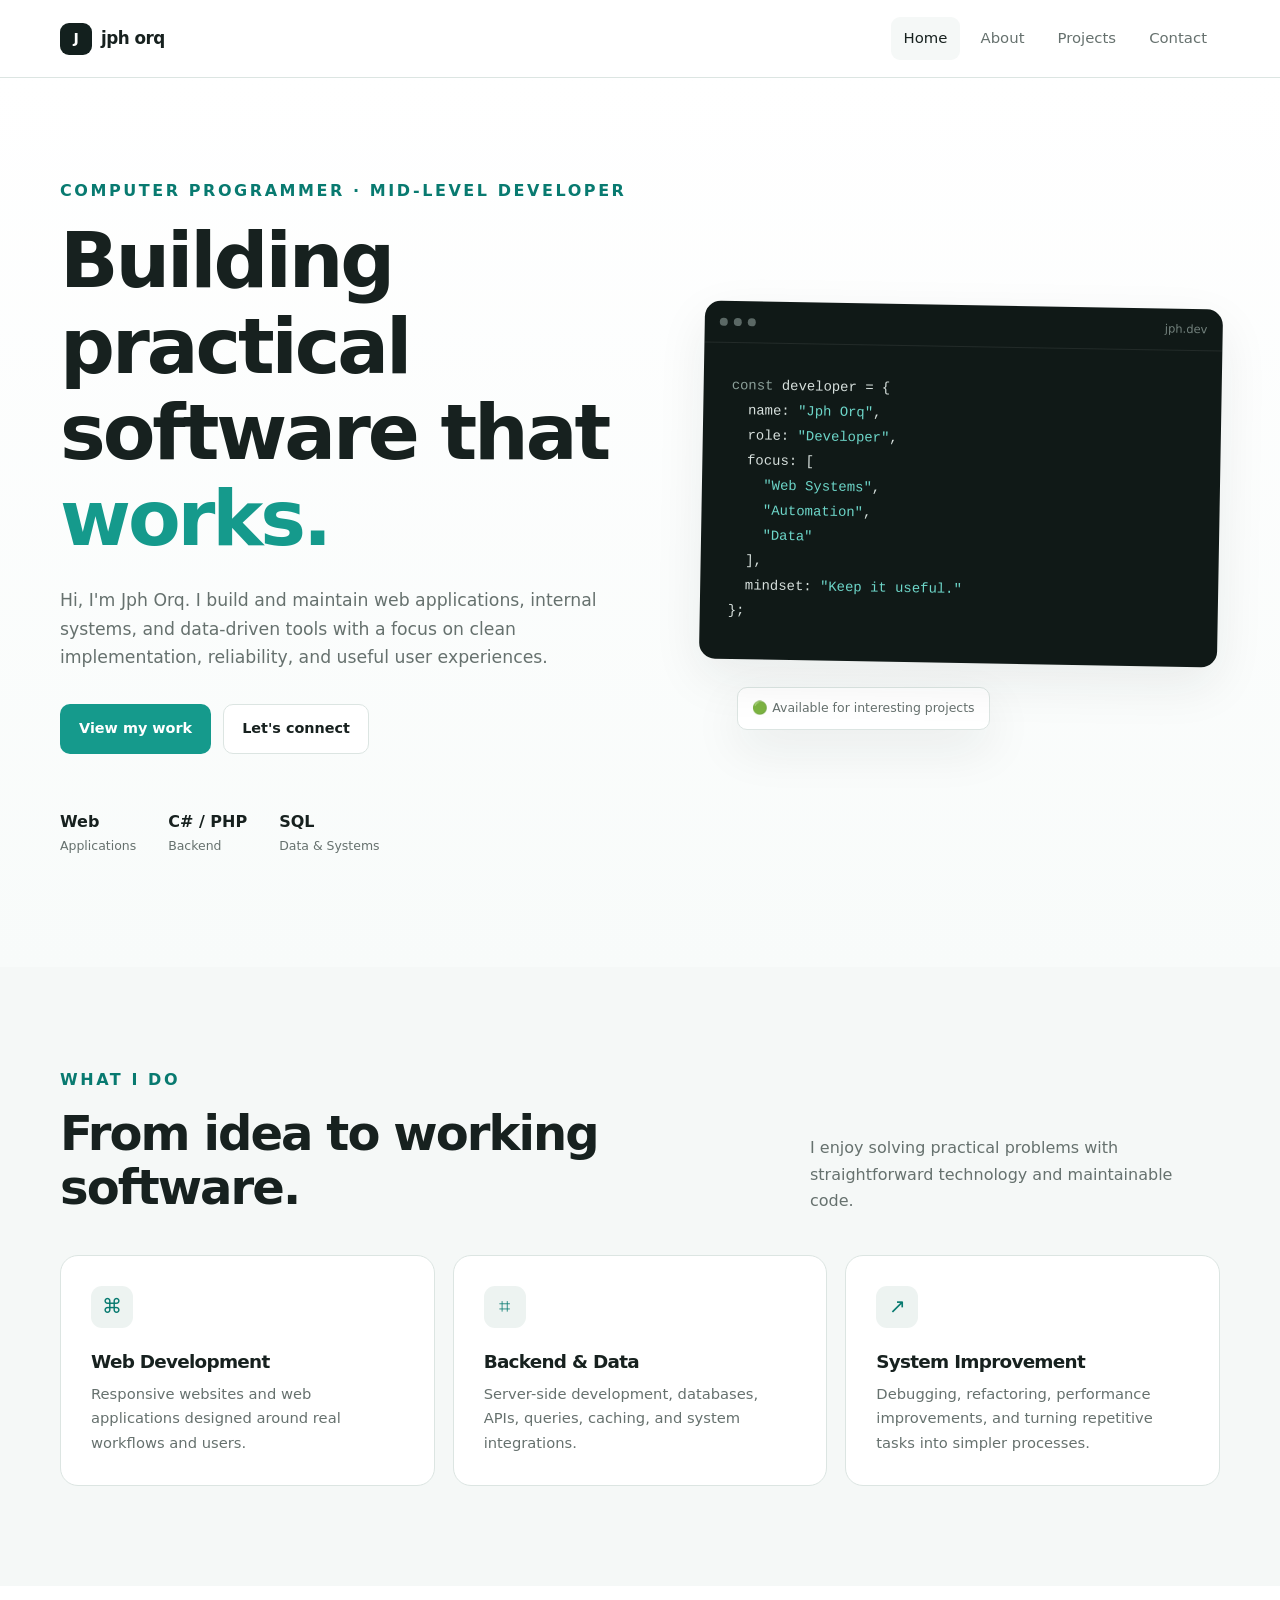
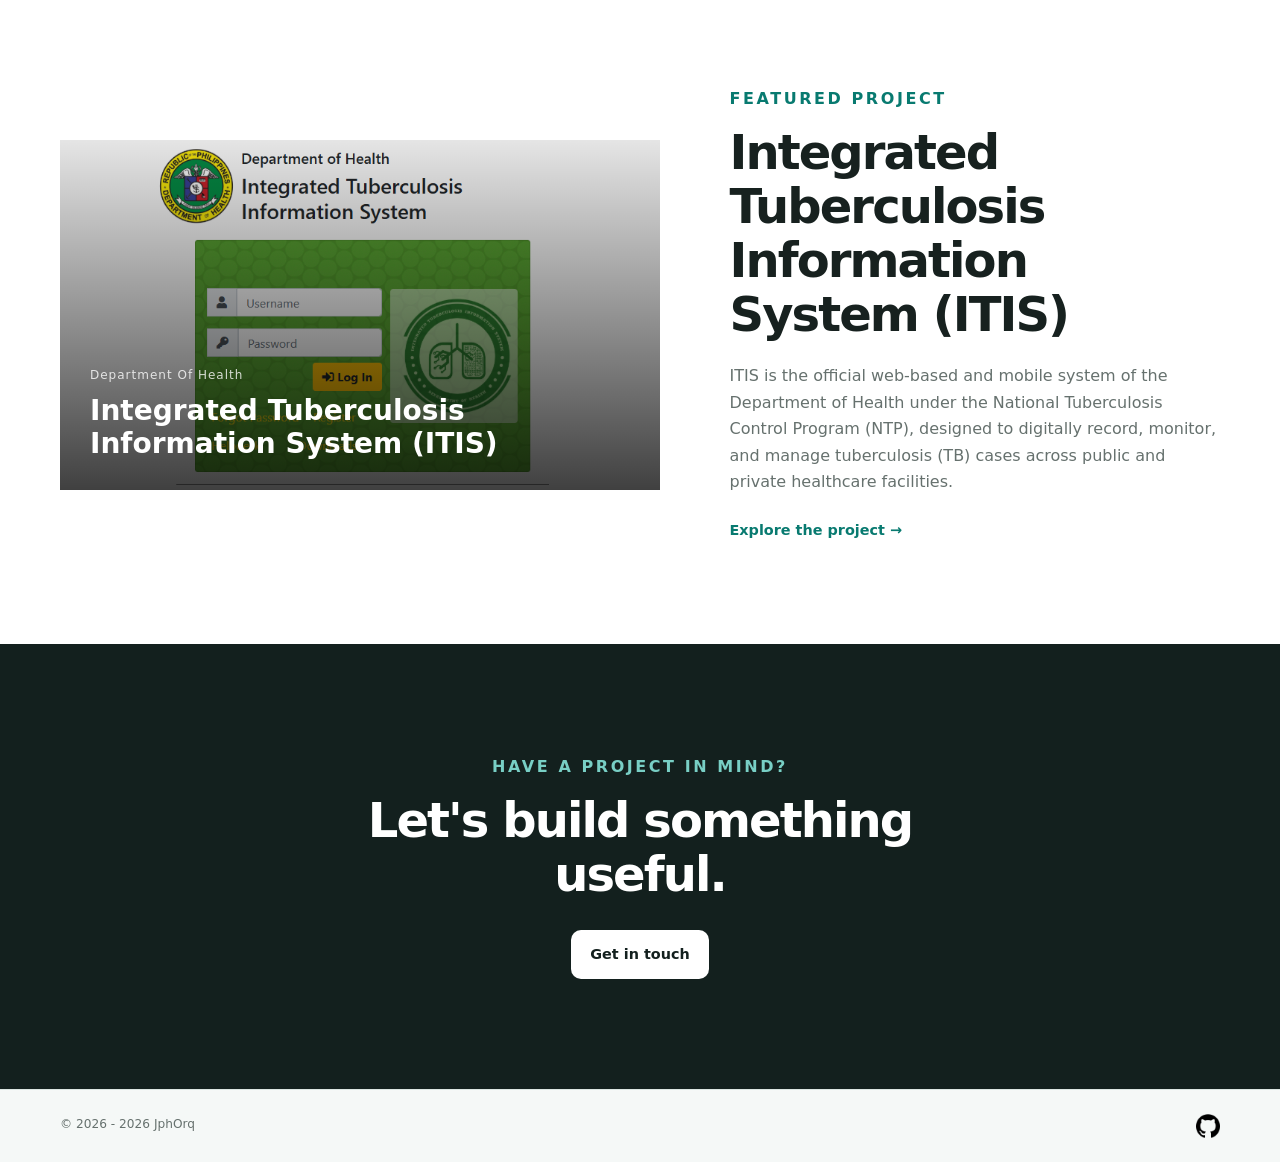
<file: index.html>
<!doctype html>
<html lang="en">
  <head>
    <meta charset="UTF-8" />
    <meta name="viewport" content="width=device-width, initial-scale=1.0" />
    <meta
      name="description"
      content="Joseph — Computer Programmer and Mid-Level Developer portfolio."
    />
    <title>Home | Developer Portfolio</title>
    <link rel="stylesheet" href="css/style.css" />
    <link rel="icon" href="images/j_icon.png" type="image/x-icon" />
  </head>
  <body>
    <header class="site-header">
      <div class="container nav-wrap">
        <a class="brand" href="index.html"><span>J</span> jph orq</a>
        <button
          class="nav-toggle"
          aria-label="Open navigation"
          aria-expanded="false"
        >
          ☰
        </button>
        <nav class="site-nav" aria-label="Primary navigation">
          <a class="active" href="index.html">Home</a>
          <a href="about.html">About</a>
          <a href="projects.html">Projects</a>
          <a href="contact.html">Contact</a>
        </nav>
      </div>
    </header>

    <main>
      <section class="hero">
        <div class="container hero-grid">
          <div class="hero-copy">
            <p class="eyebrow">COMPUTER PROGRAMMER · MID-LEVEL DEVELOPER</p>
            <h1>Building practical software that <span>works.</span></h1>
            <p class="hero-text">
              Hi, I'm Jph Orq. I build and maintain web applications, internal
              systems, and data-driven tools with a focus on clean
              implementation, reliability, and useful user experiences.
            </p>
            <div class="hero-actions">
              <a class="button button-primary" href="projects.html"
                >View my work</a
              >
              <a class="button button-secondary" href="contact.html"
                >Let's connect</a
              >
            </div>
            <div class="quick-stats">
              <div><strong>Web</strong><span>Applications</span></div>
              <div><strong>C# / PHP</strong><span>Backend</span></div>
              <div><strong>SQL</strong><span>Data & Systems</span></div>
            </div>
          </div>
          <div class="hero-visual">
            <div class="code-window">
              <div class="window-bar">
                <i></i><i></i><i></i><span>jph.dev</span>
              </div>
              <pre><code><span class="code-muted">const</span> developer = {
  name: <span class="code-accent">"Jph Orq"</span>,
  role: <span class="code-accent">"Developer"</span>,
  focus: [
    <span class="code-accent">"Web Systems"</span>,
    <span class="code-accent">"Automation"</span>,
    <span class="code-accent">"Data"</span>
  ],
  mindset: <span class="code-accent">"Keep it useful."</span>
};</code></pre>
            </div>
            <div class="floating-note">
              🟢 Available for interesting projects
            </div>
          </div>
        </div>
      </section>

      <section class="section section-soft">
        <div class="container">
          <div class="section-heading">
            <div>
              <p class="eyebrow">WHAT I DO</p>
              <h2>From idea to working software.</h2>
            </div>
            <p>
              I enjoy solving practical problems with straightforward technology
              and maintainable code.
            </p>
          </div>
          <div class="feature-grid">
            <article class="feature-card">
              <span class="feature-icon">⌘</span>
              <h3>Web Development</h3>
              <p>
                Responsive websites and web applications designed around real
                workflows and users.
              </p>
            </article>
            <article class="feature-card">
              <span class="feature-icon">⌗</span>
              <h3>Backend & Data</h3>
              <p>
                Server-side development, databases, APIs, queries, caching, and
                system integrations.
              </p>
            </article>
            <article class="feature-card">
              <span class="feature-icon">↗</span>
              <h3>System Improvement</h3>
              <p>
                Debugging, refactoring, performance improvements, and turning
                repetitive tasks into simpler processes.
              </p>
            </article>
          </div>
        </div>
      </section>

      <section class="section">
        <div class="container spotlight">
          <div
            class="project-image"
            style="background-image: url(images/itis.png)"
          >
            <div>
              <span>Department Of Health</span
              ><strong
                >Integrated Tuberculosis<br />Information System (ITIS)</strong
              >
            </div>
          </div>
          <div class="spotlight-copy">
            <p class="eyebrow">FEATURED PROJECT</p>
            <h2>Integrated Tuberculosis<br />Information System (ITIS)</h2>
            <p>
              ITIS is the official web-based and mobile system of the Department
              of Health under the National Tuberculosis Control Program (NTP),
              designed to digitally record, monitor, and manage tuberculosis
              (TB) cases across public and private healthcare facilities.
            </p>
            <a class="text-link" href="ITIS-project.html"
              >Explore the project →</a
            >
          </div>
        </div>
      </section>
      <section class="section section-dark">
        <div class="container cta">
          <p class="eyebrow">HAVE A PROJECT IN MIND?</p>
          <h2>Let's build something useful.</h2>
          <a class="button button-light" href="contact.html">Get in touch</a>
        </div>
      </section>
    </main>

    <footer class="site-footer">
      <div class="container footer-wrap">
        <span>© 2026 - <span data-year></span> JphOrq</span>
          <a href="https://github.com/JphOrq" target="_blank">
            <img src="images/GitHub1.png" alt="GitHub" width="24" height="24" />
          </a>
      </div>
    </footer>

<!-- Back to Top Button -->
<button id="backToTop" class="back-to-top" aria-label="Back to top">
  <img src="images/up-arrow.png" alt="arrowUp" width="44" height="44">
  </button>
    <script src="js/script.js"></script>
  </body>
</html>
</file>
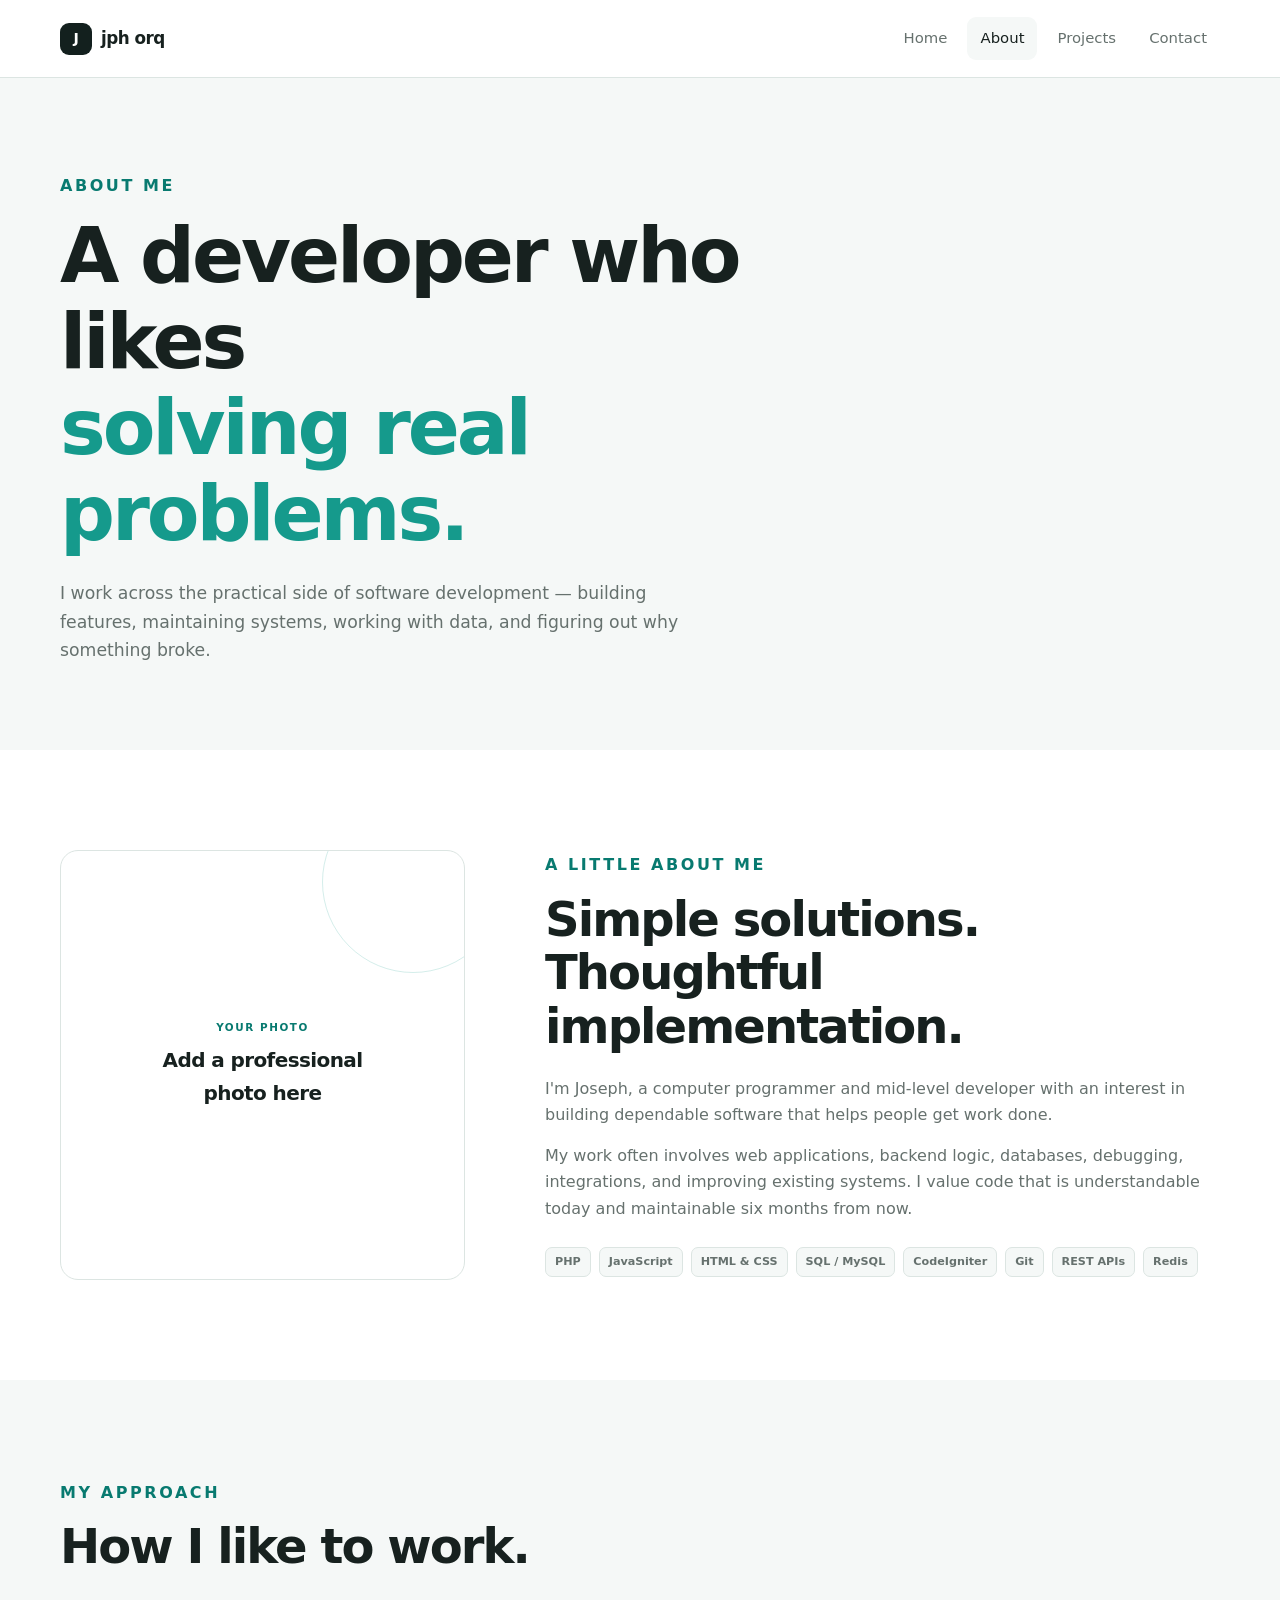
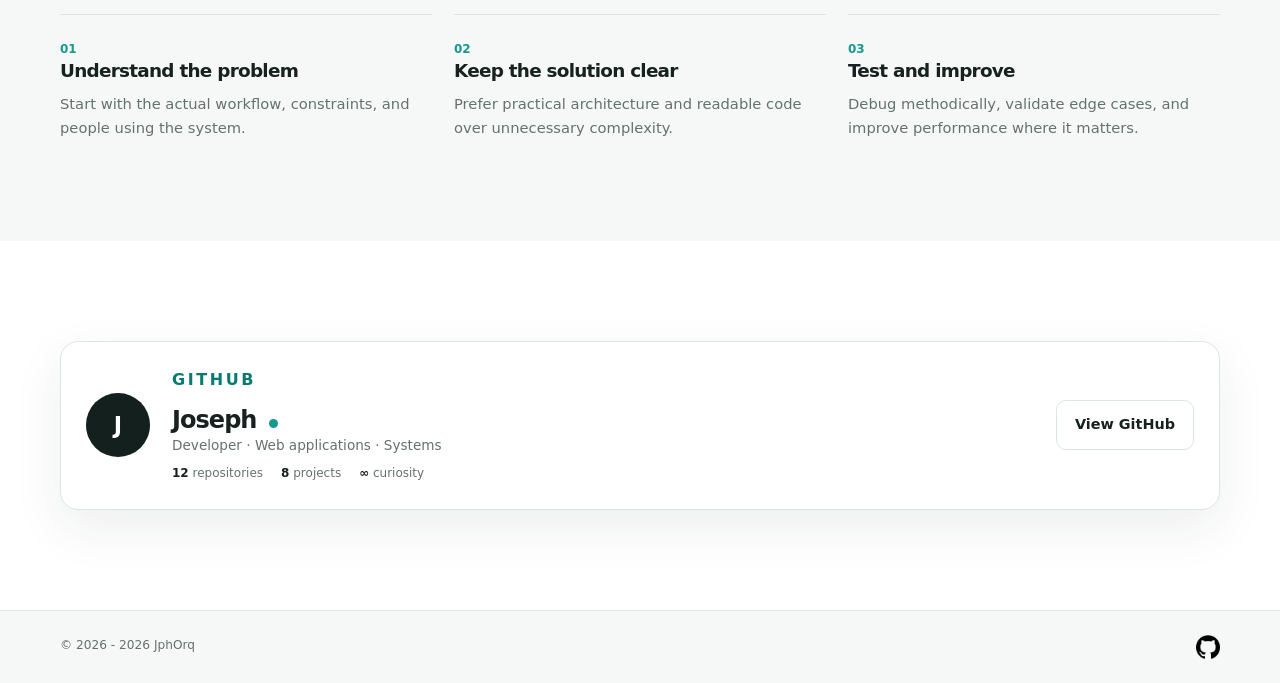
<file: about.html>
<!doctype html>
<html lang="en">
  <head>
    <meta charset="UTF-8" />
    <meta name="viewport" content="width=device-width, initial-scale=1.0" />
    <meta
      name="description"
      content="About Joseph, a computer programmer and mid-level developer."
    />
    <title>About | Developer Portfolio</title>
    <link rel="stylesheet" href="css/style.css" />
    <link rel="icon" href="images/j_icon.png" type="image/x-icon" />
  </head>
  <body>
    <header class="site-header">
      <div class="container nav-wrap">
        <a class="brand" href="index.html"><span>J</span> jph orq</a>
        <button
          class="nav-toggle"
          aria-label="Open navigation"
          aria-expanded="false"
        >
          ☰
        </button>
        <nav class="site-nav">
          <a href="index.html">Home</a
          ><a class="active" href="about.html">About</a
          ><a href="projects.html">Projects</a
          ><a href="contact.html">Contact</a>
        </nav>
      </div>
    </header>

    <main>
      <section class="page-hero">
        <div class="container">
          <p class="eyebrow">ABOUT ME</p>
          <h1>
            A developer who likes<br /><span>solving real problems.</span>
          </h1>
          <p>
            I work across the practical side of software development — building
            features, maintaining systems, working with data, and figuring out
            why something broke.
          </p>
        </div>
      </section>

      <section class="section">
        <div class="container about-grid">
          <div class="portrait-placeholder image-placeholder">
            <div>
              <span>YOUR PHOTO</span
              ><strong>Add a professional<br />photo here</strong>
            </div>
          </div>
          <div>
            <p class="eyebrow">A LITTLE ABOUT ME</p>
            <h2>Simple solutions. Thoughtful implementation.</h2>
            <p>
              I'm Joseph, a computer programmer and mid-level developer with an
              interest in building dependable software that helps people get
              work done.
            </p>
            <p>
              My work often involves web applications, backend logic, databases,
              debugging, integrations, and improving existing systems. I value
              code that is understandable today and maintainable six months from
              now.
            </p>
            <div class="skill-list">
              <span>PHP</span><span>JavaScript</span><span>HTML & CSS</span
              ><span>SQL / MySQL</span><span>CodeIgniter</span><span>Git</span
              ><span>REST APIs</span><span>Redis</span>
            </div>
          </div>
        </div>
      </section>

      <section class="section section-soft">
        <div class="container">
          <div class="section-heading">
            <div>
              <p class="eyebrow">MY APPROACH</p>
              <h2>How I like to work.</h2>
            </div>
          </div>
          <div class="timeline">
            <div>
              <b>01</b>
              <h3>Understand the problem</h3>
              <p>
                Start with the actual workflow, constraints, and people using
                the system.
              </p>
            </div>
            <div>
              <b>02</b>
              <h3>Keep the solution clear</h3>
              <p>
                Prefer practical architecture and readable code over unnecessary
                complexity.
              </p>
            </div>
            <div>
              <b>03</b>
              <h3>Test and improve</h3>
              <p>
                Debug methodically, validate edge cases, and improve performance
                where it matters.
              </p>
            </div>
          </div>
        </div>
      </section>

      <section class="section">
        <div class="container github-card">
          <div class="github-avatar">J</div>
          <div class="github-main">
            <p class="eyebrow">GITHUB</p>
            <h2>Joseph <span class="status-dot"></span></h2>
            <p>Developer · Web applications · Systems</p>
            <div class="github-stats">
              <span><strong>12</strong> repositories</span
              ><span><strong>8</strong> projects</span
              ><span><strong>∞</strong> curiosity</span>
            </div>
          </div>
          <a
            class="button button-secondary"
            href="https://github.com/"
            target="_blank"
            rel="noopener"
            >View GitHub</a
          >
        </div>
      </section>
    </main>

<footer class="site-footer">
  <div class="container footer-wrap">
    <span>© 2026 - <span data-year></span> JphOrq</span>
    <a href="https://github.com/JphOrq" target="_blank">
      <img src="images/GitHub1.png" alt="GitHub" width="24" height="24" />
    </a>
  </div>
  </footer>

<!-- Back to Top Button -->
<button id="backToTop" class="back-to-top" aria-label="Back to top">
  <img src="images/up-arrow.png" alt="arrowUp" width="44" height="44">
</button>
    <script src="js/script.js"></script>
  </body>
</html>
</file>
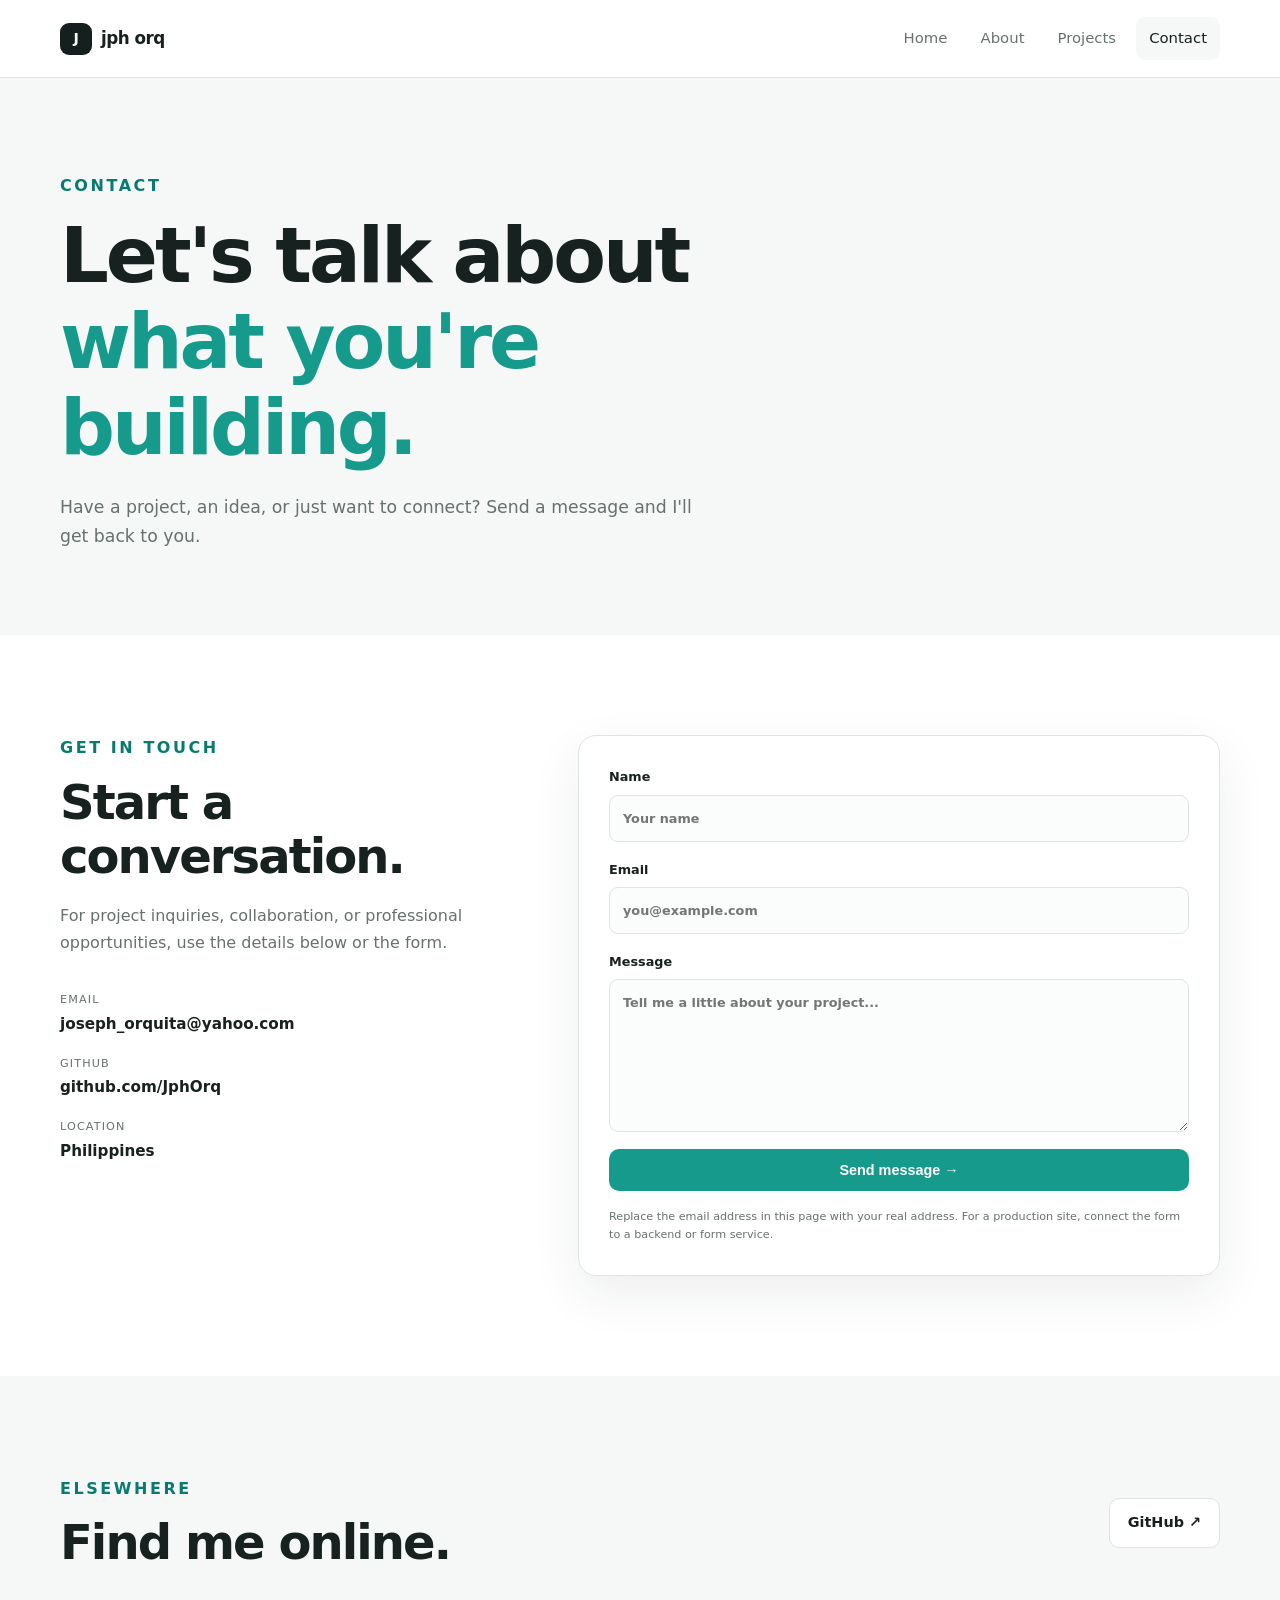
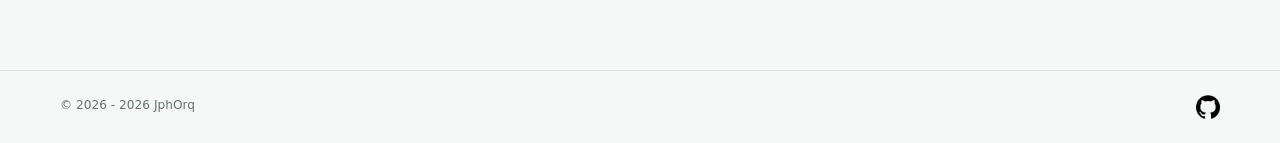
<file: contact.html>
<!doctype html>
<html lang="en">
  <head>
    <meta charset="UTF-8" />
    <meta name="viewport" content="width=device-width, initial-scale=1.0" />
    <meta name="description" content="Contact Joseph." />
    <title>Contact | Developer Portfolio</title>
    <link rel="stylesheet" href="css/style.css" />
    <link rel="icon" href="images/j_icon.png" type="image/x-icon" />
  </head>
  <body>
    <header class="site-header">
      <div class="container nav-wrap">
        <a class="brand" href="index.html"><span>J</span> jph orq</a>
        <button
          class="nav-toggle"
          aria-label="Open navigation"
          aria-expanded="false"
        >
          ☰
        </button>
        <nav class="site-nav">
          <a href="index.html">Home</a><a href="about.html">About</a
          ><a href="projects.html">Projects</a
          ><a class="active" href="contact.html">Contact</a>
        </nav>
      </div>
    </header>
    <main>
      <section class="page-hero">
        <div class="container">
          <p class="eyebrow">CONTACT</p>
          <h1>Let's talk about<br /><span>what you're building.</span></h1>
          <p>
            Have a project, an idea, or just want to connect? Send a message and
            I'll get back to you.
          </p>
        </div>
      </section>
      <section class="section">
        <div class="container contact-grid">
          <div>
            <p class="eyebrow">GET IN TOUCH</p>
            <h2>Start a conversation.</h2>
            <p>
              For project inquiries, collaboration, or professional
              opportunities, use the details below or the form.
            </p>
            <div class="contact-list">
              <a href="mailto:your.email@example.com"
                ><small>Email</small
                ><strong>joseph_orquita@yahoo.com</strong></a
              ><a
                href="https://github.com/JphOrq"
                target="_blank"
                rel="noopener"
                ><small>GitHub</small><strong>github.com/JphOrq</strong></a
              >
              <div><small>Location</small><strong>Philippines</strong></div>
            </div>
          </div>
          <form
            class="contact-form"
            action="mailto:your.email@example.com"
            method="post"
            enctype="text/plain"
          >
            <label
              >Name<input
                type="text"
                name="name"
                placeholder="Your name"
                required /></label
            ><label
              >Email<input
                type="email"
                name="email"
                placeholder="you@example.com"
                required /></label
            ><label
              >Message<textarea
                name="message"
                rows="6"
                placeholder="Tell me a little about your project..."
                required
              ></textarea></label
            ><button class="button button-primary" type="submit">
              Send message →
            </button>
            <p class="form-note">
              Replace the email address in this page with your real address. For
              a production site, connect the form to a backend or form service.
            </p>
          </form>
        </div>
      </section>
      <section class="section section-soft">
        <div class="container">
          <div class="mini-cta">
            <div>
              <p class="eyebrow">ELSEWHERE</p>
              <h2>Find me online.</h2>
            </div>
            <a
              class="button button-secondary"
              href="https://github.com/JphOrq"
              target="_blank"
              rel="noopener"
              >GitHub ↗</a
            >
          </div>
        </div>
      </section>
    </main>

    <footer class="site-footer">
      <div class="container footer-wrap">
        <span>© 2026 - <span data-year></span> JphOrq</span>
        <a href="https://github.com/JphOrq" target="_blank">
          <img src="images/GitHub1.png" alt="GitHub" width="24" height="24" />
        </a>
      </div>
    </footer>

<!-- Back to Top Button -->
<button id="backToTop" class="back-to-top" aria-label="Back to top">
  <img src="images/up-arrow.png" alt="arrowUp" width="44" height="44">
  </button>
    <script src="js/script.js"></script>
  </body>
</html>
</file>
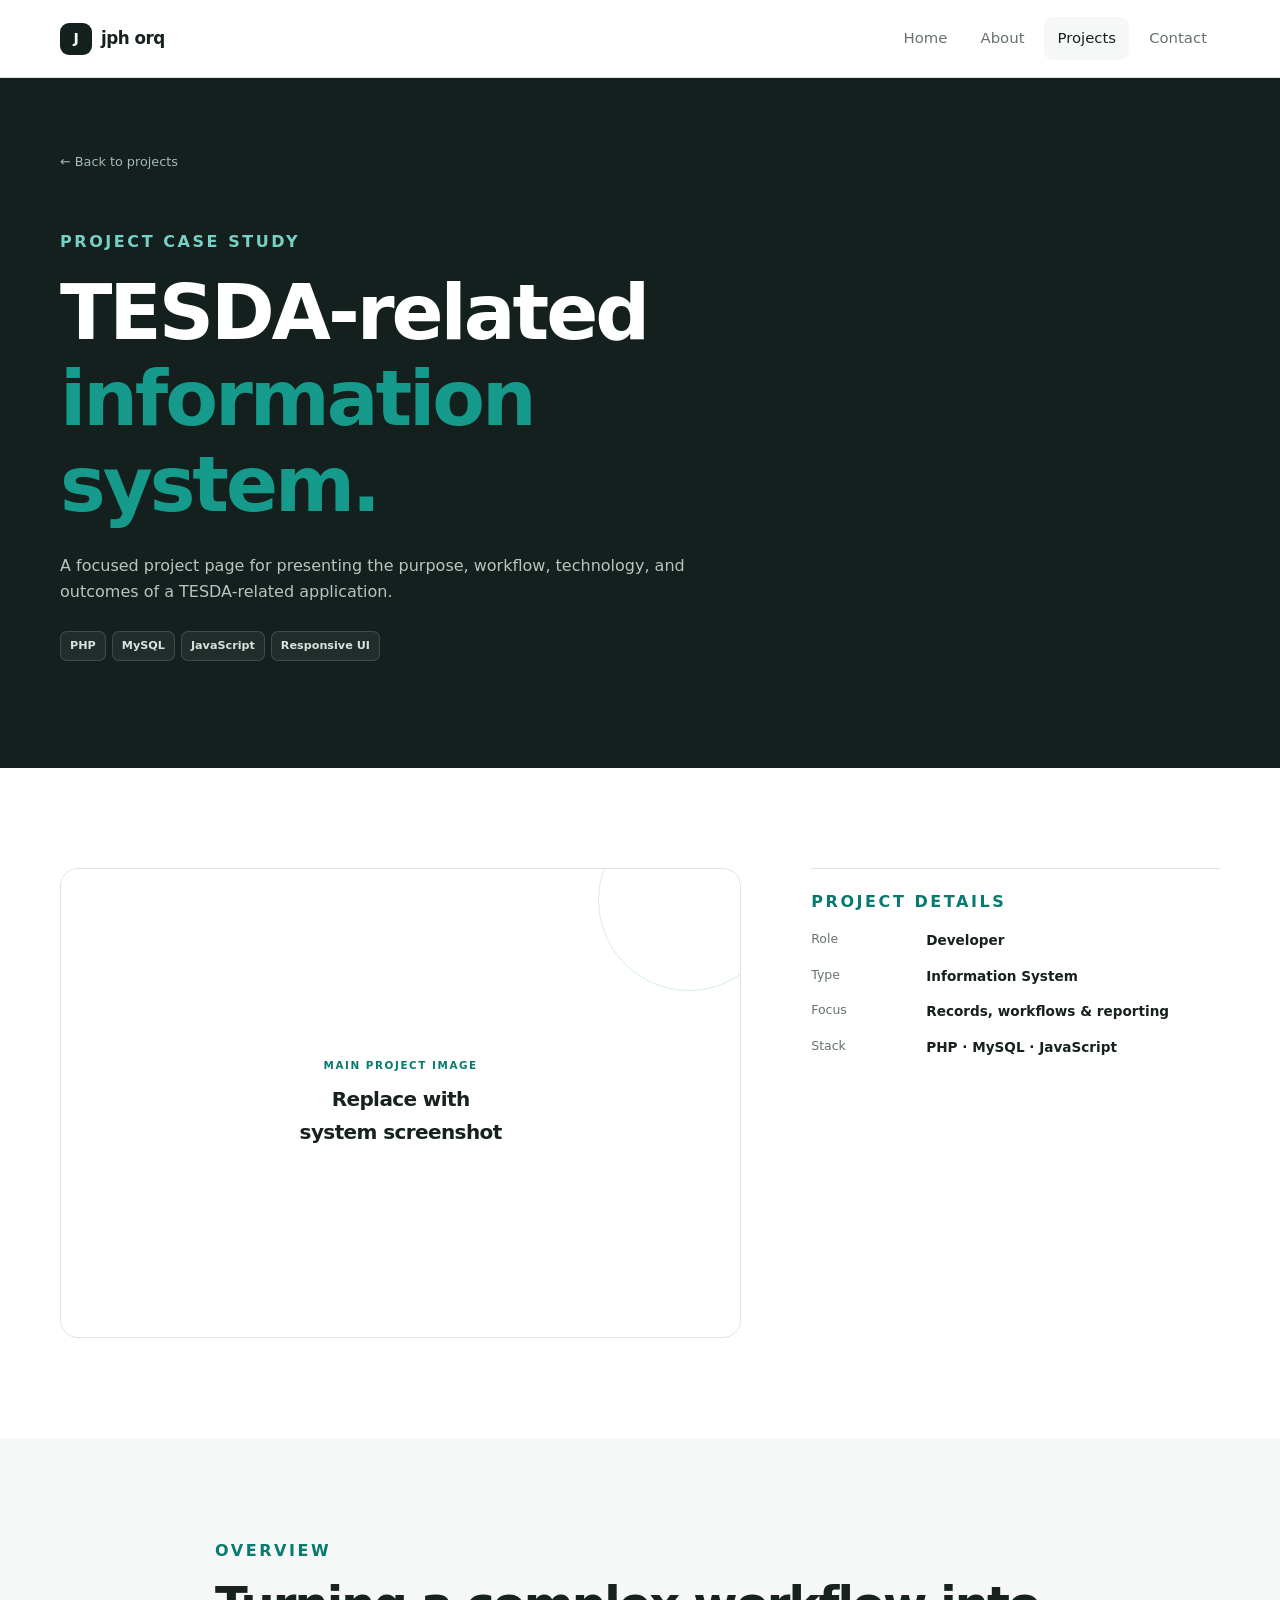
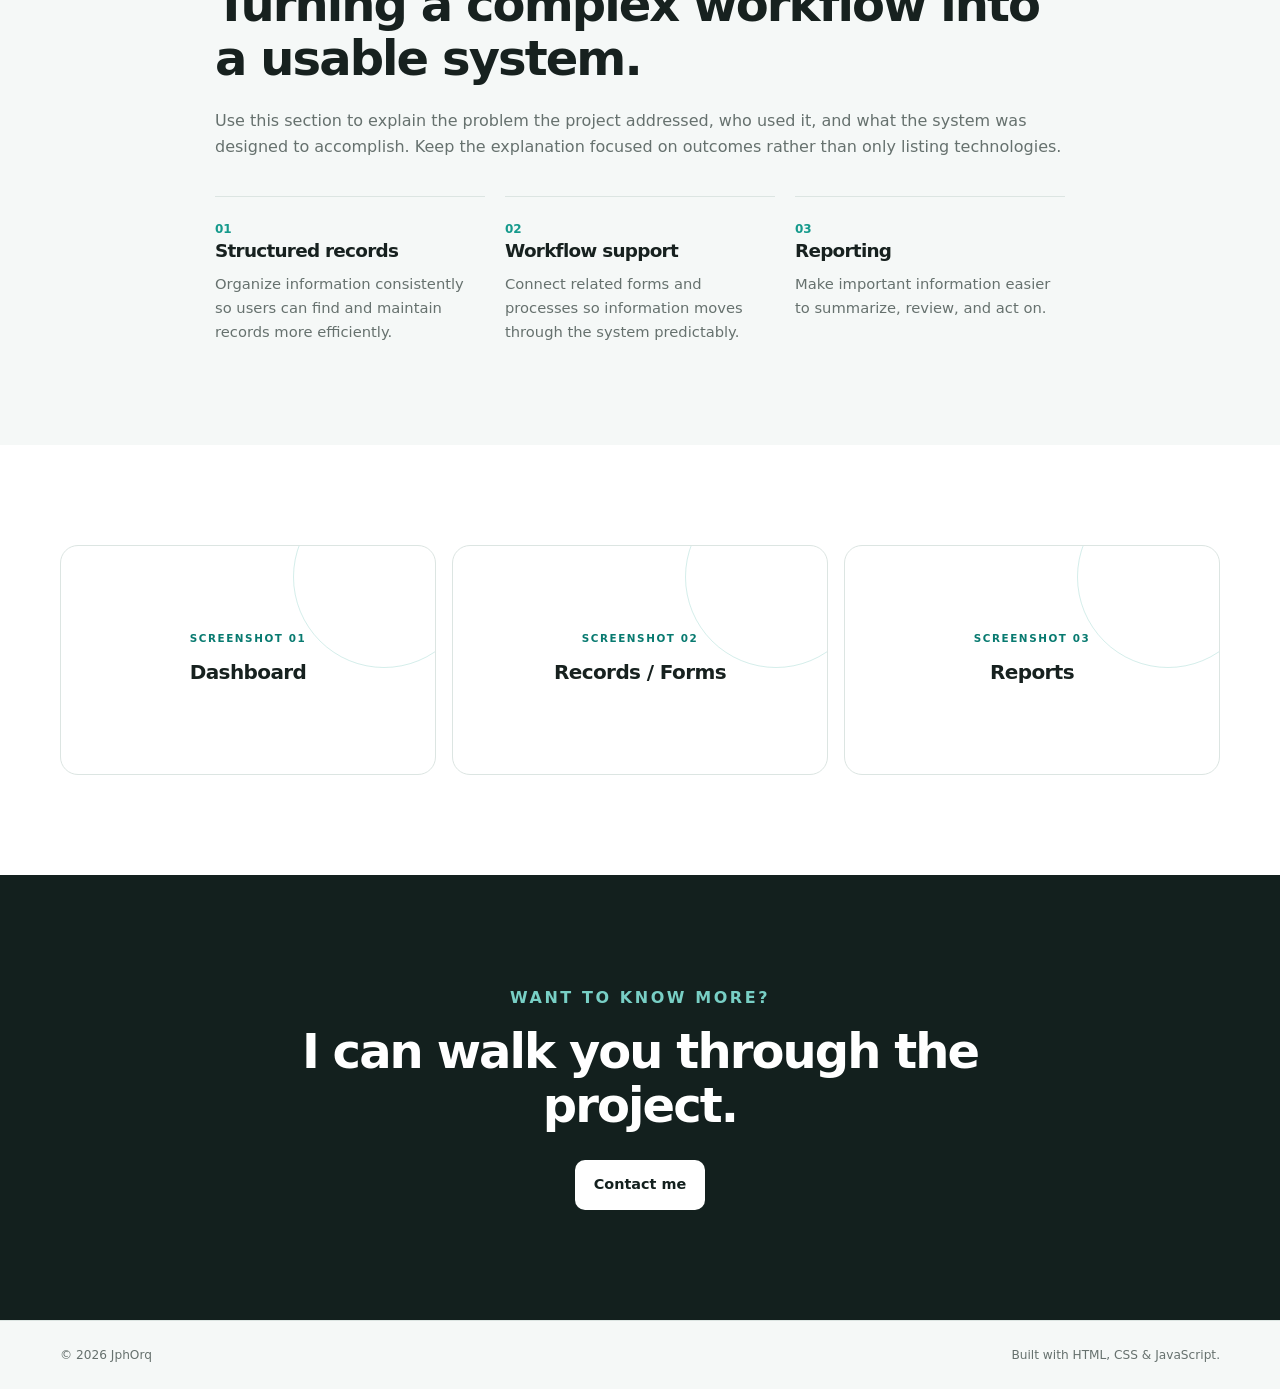
<file: IITIS-project.html>
<!doctype html>
<html lang="en">
  <head>
    <meta charset="UTF-8" />
    <meta name="viewport" content="width=device-width, initial-scale=1.0" />
    <meta
      name="description"
      content="TESDA-related project case study by Joseph."
    />
    <title>TESDA Project | Developer Portfolio</title>
    <link rel="stylesheet" href="css/style.css" />
    <link rel="icon" href="images/j_icon.png" type="image/x-icon" />
  </head>
  <body>
    <header class="site-header">
      <div class="container nav-wrap">
        <a class="brand" href="index.html"><span>J</span> jph orq</a>
        <button
          class="nav-toggle"
          aria-label="Open navigation"
          aria-expanded="false"
        >
          ☰
        </button>
        <nav class="site-nav">
          <a href="index.html">Home</a><a href="about.html">About</a
          ><a class="active" href="projects.html">Projects</a
          ><a href="contact.html">Contact</a>
        </nav>
      </div>
    </header>
    <main>
      <section class="case-hero">
        <div class="container">
          <a class="back-link" href="projects.html">← Back to projects</a>
          <p class="eyebrow">PROJECT CASE STUDY</p>
          <h1>TESDA-related<br /><span>information system.</span></h1>
          <p class="case-intro">
            A focused project page for presenting the purpose, workflow,
            technology, and outcomes of a TESDA-related application.
          </p>
          <div class="tags">
            <span>PHP</span><span>MySQL</span><span>JavaScript</span
            ><span>Responsive UI</span>
          </div>
        </div>
      </section>
      <section class="section">
        <div class="container case-grid">
          <div>
            <div class="case-image image-placeholder large">
              <div>
                <span>MAIN PROJECT IMAGE</span
                ><strong>Replace with<br />system screenshot</strong>
              </div>
            </div>
          </div>
          <aside class="case-facts">
            <p class="eyebrow">PROJECT DETAILS</p>
            <dl>
              <dt>Role</dt>
              <dd>Developer</dd>
              <dt>Type</dt>
              <dd>Information System</dd>
              <dt>Focus</dt>
              <dd>Records, workflows & reporting</dd>
              <dt>Stack</dt>
              <dd>PHP · MySQL · JavaScript</dd>
            </dl>
          </aside>
        </div>
      </section>
      <section class="section section-soft">
        <div class="container case-content">
          <p class="eyebrow">OVERVIEW</p>
          <h2>Turning a complex workflow into a usable system.</h2>
          <p>
            Use this section to explain the problem the project addressed, who
            used it, and what the system was designed to accomplish. Keep the
            explanation focused on outcomes rather than only listing
            technologies.
          </p>
          <div class="case-features">
            <div>
              <b>01</b>
              <h3>Structured records</h3>
              <p>
                Organize information consistently so users can find and maintain
                records more efficiently.
              </p>
            </div>
            <div>
              <b>02</b>
              <h3>Workflow support</h3>
              <p>
                Connect related forms and processes so information moves through
                the system predictably.
              </p>
            </div>
            <div>
              <b>03</b>
              <h3>Reporting</h3>
              <p>
                Make important information easier to summarize, review, and act
                on.
              </p>
            </div>
          </div>
        </div>
      </section>
      <section class="section">
        <div class="container image-strip">
          <div class="image-placeholder">
            <div><span>SCREENSHOT 01</span><strong>Dashboard</strong></div>
          </div>
          <div class="image-placeholder">
            <div>
              <span>SCREENSHOT 02</span><strong>Records / Forms</strong>
            </div>
          </div>
          <div class="image-placeholder">
            <div><span>SCREENSHOT 03</span><strong>Reports</strong></div>
          </div>
        </div>
      </section>
      <section class="section section-dark">
        <div class="container cta">
          <p class="eyebrow">WANT TO KNOW MORE?</p>
          <h2>I can walk you through the project.</h2>
          <a class="button button-light" href="contact.html">Contact me</a>
        </div>
      </section>
    </main>

    <footer class="site-footer">
      <div class="container footer-wrap">
        <span>© <span data-year></span> JphOrq</span
        ><span>Built with HTML, CSS & JavaScript.</span>
      </div>
    </footer>

    <script src="js/script.js"></script>
  </body>
</html>
</file>
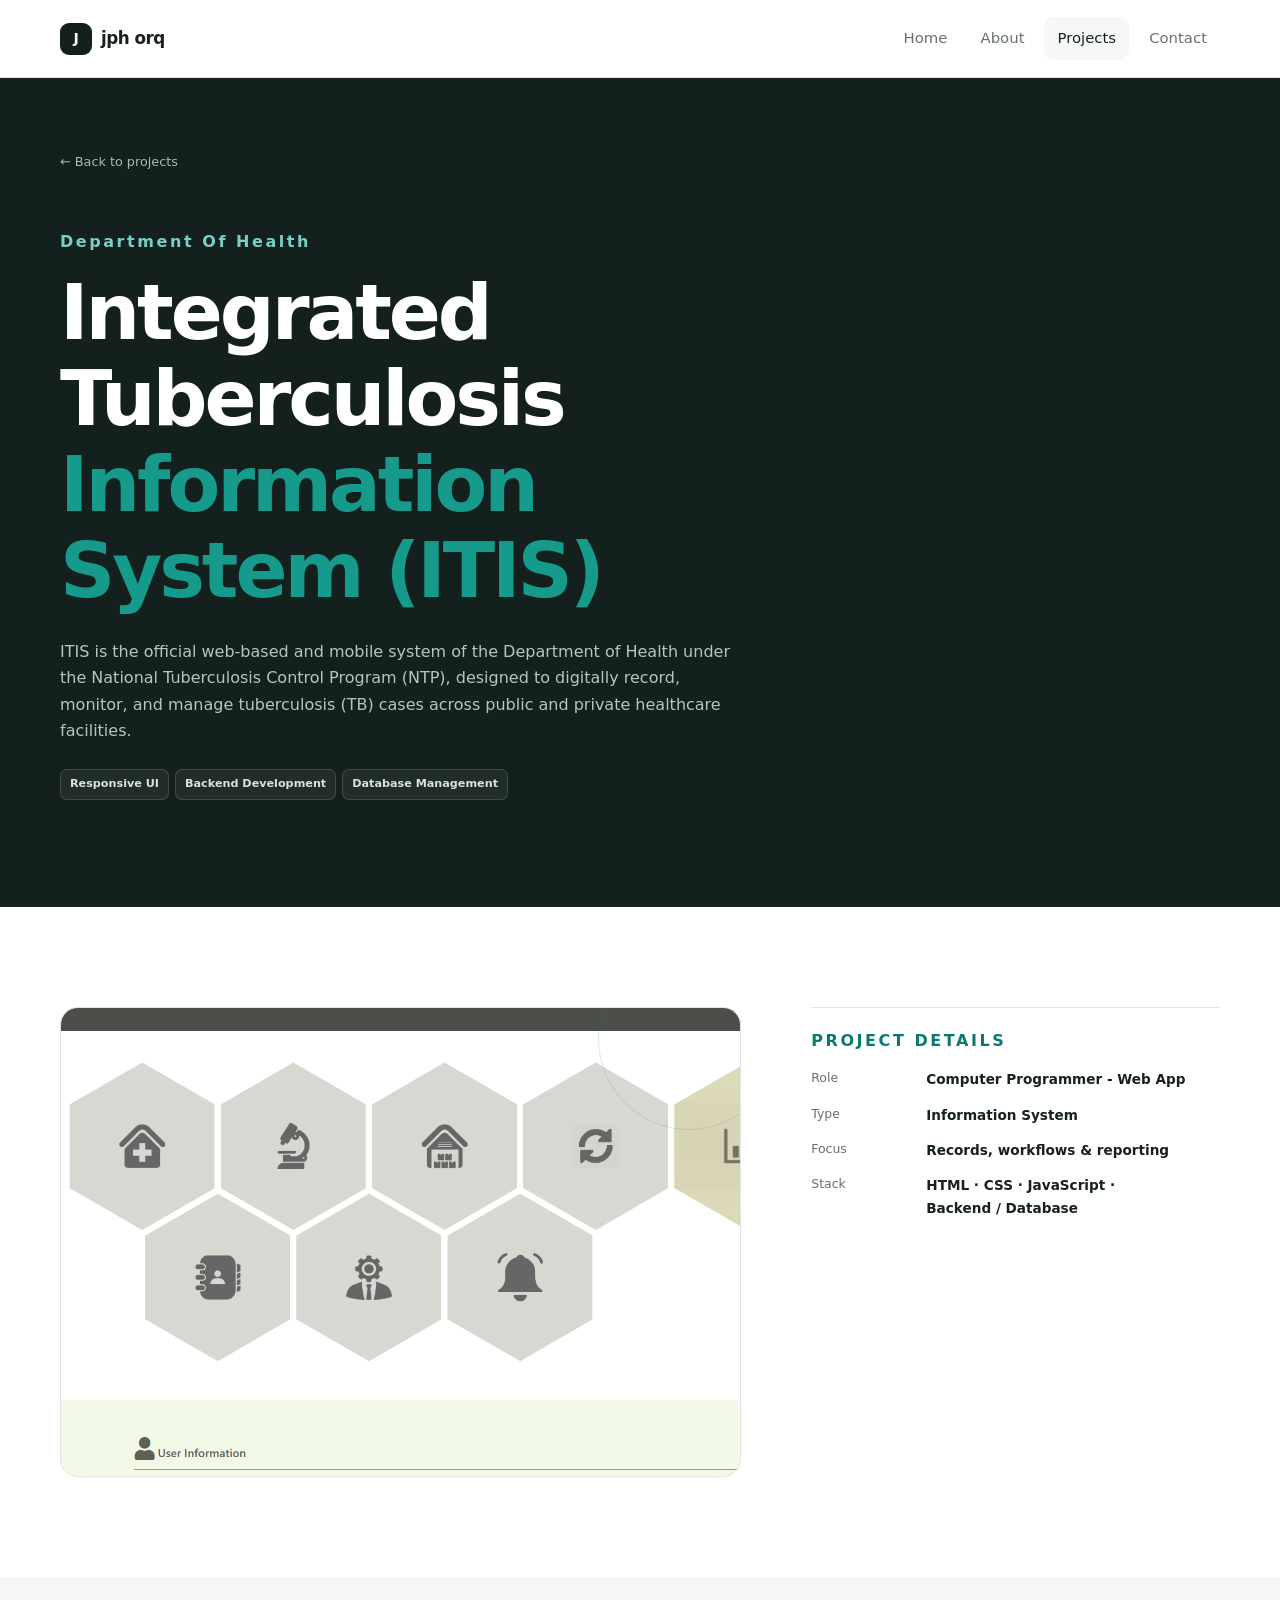
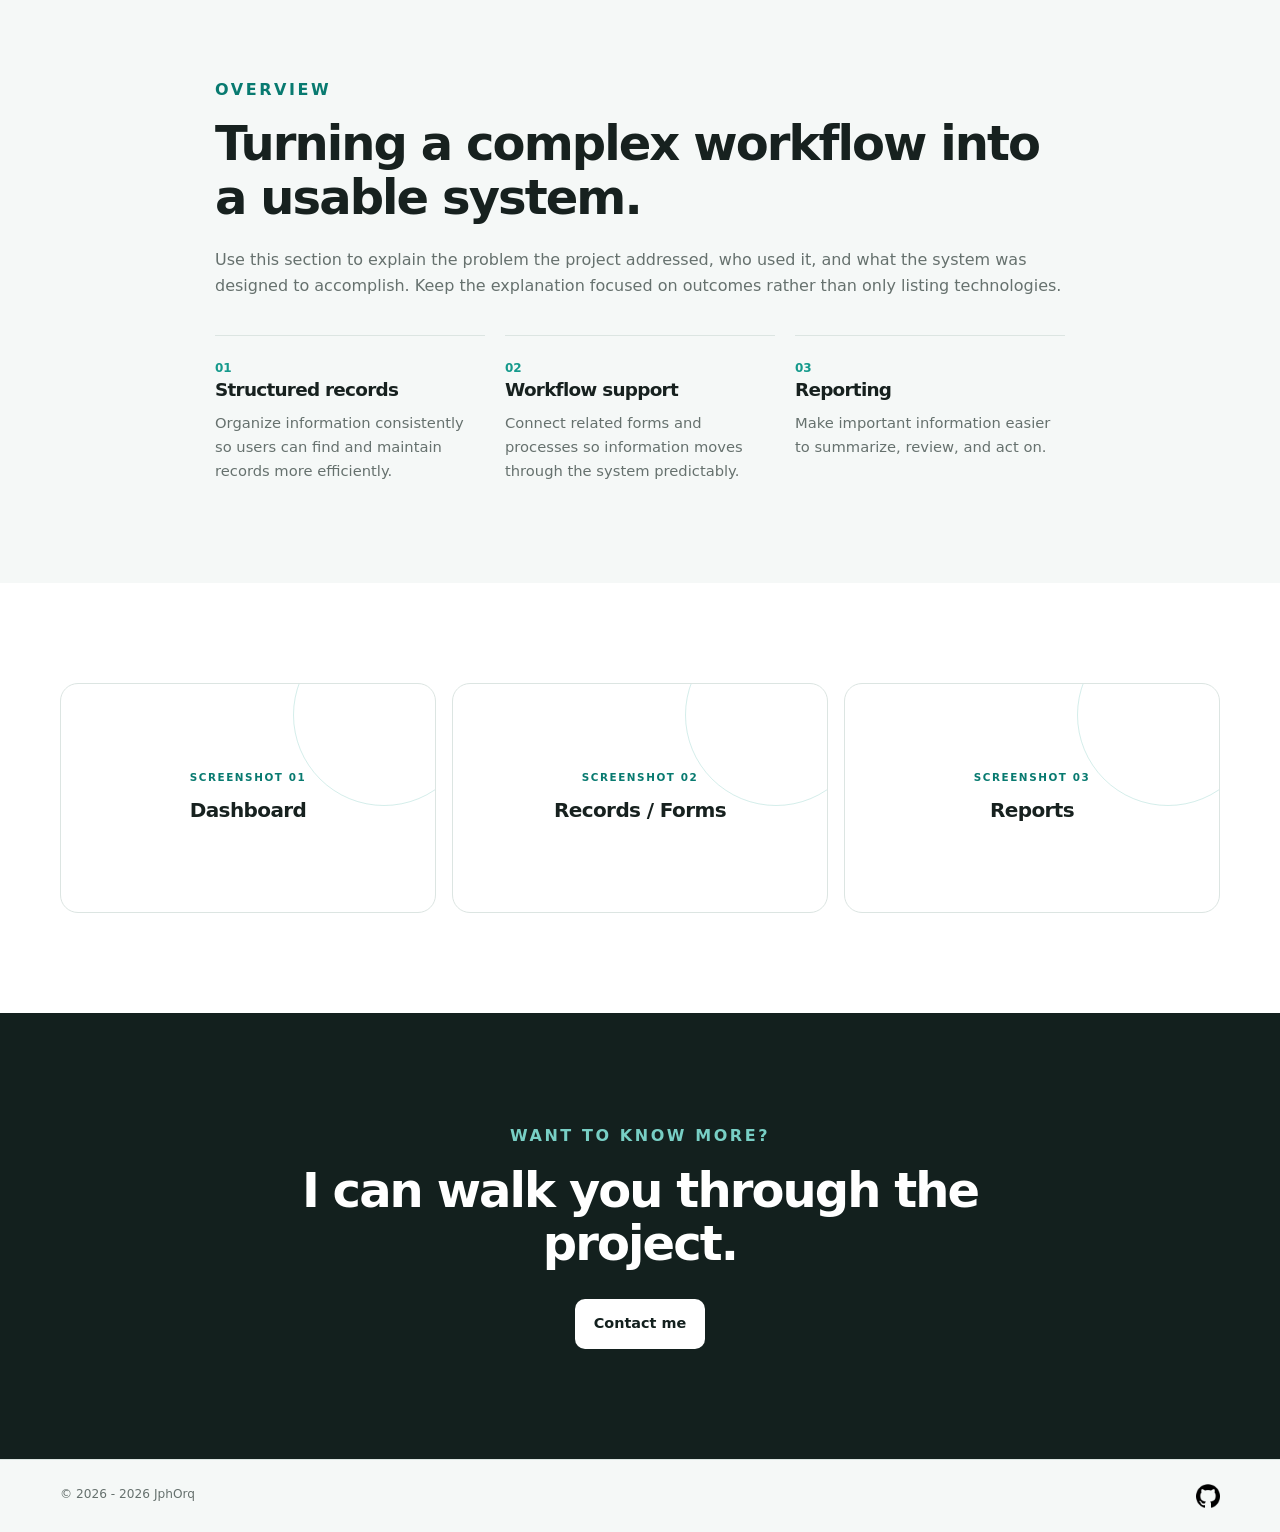
<file: ITIS-project.html>
<!doctype html>
<html lang="en">
  <head>
    <meta charset="UTF-8" />
    <meta name="viewport" content="width=device-width, initial-scale=1.0" />
    <meta
      name="description"
      content="TESDA-related project case study by Joseph."
    />
    <title>ITIS Project | Developer Portfolio</title>
    <link rel="stylesheet" href="css/style.css" />
    <link rel="icon" href="images/j_icon.png" type="image/x-icon" />
  </head>
  <body>
    <header class="site-header">
      <div class="container nav-wrap">
        <a class="brand" href="index.html"><span>J</span> jph orq</a>
        <button
          class="nav-toggle"
          aria-label="Open navigation"
          aria-expanded="false"
        >
          ☰
        </button>
        <nav class="site-nav">
          <a href="index.html">Home</a><a href="about.html">About</a
          ><a class="active" href="projects.html">Projects</a
          ><a href="contact.html">Contact</a>
        </nav>
      </div>
    </header>
    <main>
      <section class="case-hero">
        <div class="container">
          <a class="back-link" href="projects.html">← Back to projects</a>
          <p class="eyebrow">Department Of Health</p>
          <h1>
            Integrated Tuberculosis<br /><span>Information System (ITIS)</span>
          </h1>
          <p class="case-intro">
            ITIS is the official web-based and mobile system of the Department
            of Health under the National Tuberculosis Control Program (NTP),
            designed to digitally record, monitor, and manage tuberculosis (TB)
            cases across public and private healthcare facilities.
          </p>
          <div class="tags">
            <span>Responsive UI</span><span>Backend Development</span
            ><span>Database Management</span>
          </div>
        </div>
      </section>
      <section class="section">
        <div class="container case-grid">
          <div>
            <div
              class="case-image image-placeholder large"
              style="background-image: url(images/itis_ss01.png)"
            >
              <div></div>
            </div>
          </div>
          <aside class="case-facts">
            <p class="eyebrow">PROJECT DETAILS</p>
            <dl>
              <dt>Role</dt>
              <dd>Computer Programmer - Web App</dd>
              <dt>Type</dt>
              <dd>Information System</dd>
              <dt>Focus</dt>
              <dd>Records, workflows & reporting</dd>
              <dt>Stack</dt>
              <dd>HTML · CSS · JavaScript · <br />Backend / Database</dd>
            </dl>
          </aside>
        </div>
      </section>
      <section class="section section-soft">
        <div class="container case-content">
          <p class="eyebrow">OVERVIEW</p>
          <h2>Turning a complex workflow into a usable system.</h2>
          <p>
            Use this section to explain the problem the project addressed, who
            used it, and what the system was designed to accomplish. Keep the
            explanation focused on outcomes rather than only listing
            technologies.
          </p>
          <div class="case-features">
            <div>
              <b>01</b>
              <h3>Structured records</h3>
              <p>
                Organize information consistently so users can find and maintain
                records more efficiently.
              </p>
            </div>
            <div>
              <b>02</b>
              <h3>Workflow support</h3>
              <p>
                Connect related forms and processes so information moves through
                the system predictably.
              </p>
            </div>
            <div>
              <b>03</b>
              <h3>Reporting</h3>
              <p>
                Make important information easier to summarize, review, and act
                on.
              </p>
            </div>
          </div>
        </div>
      </section>
      <section class="section">
        <div class="container image-strip">
          <div class="image-placeholder">
            <div><span>SCREENSHOT 01</span><strong>Dashboard</strong></div>
          </div>
          <div class="image-placeholder">
            <div>
              <span>SCREENSHOT 02</span><strong>Records / Forms</strong>
            </div>
          </div>
          <div class="image-placeholder">
            <div><span>SCREENSHOT 03</span><strong>Reports</strong></div>
          </div>
        </div>
      </section>
      <section class="section section-dark">
        <div class="container cta">
          <p class="eyebrow">WANT TO KNOW MORE?</p>
          <h2>I can walk you through the project.</h2>
          <a class="button button-light" href="contact.html">Contact me</a>
        </div>
      </section>
    </main>

  <footer class="site-footer">
    <div class="container footer-wrap">
      <span>© 2026 - <span data-year></span> JphOrq</span>
      <a href="https://github.com/JphOrq" target="_blank">
        <img src="images/GitHub1.png" alt="GitHub" width="24" height="24" />
      </a>
    </div>
    </footer>

<!-- Back to Top Button -->
<button id="backToTop" class="back-to-top" aria-label="Back to top">
  <img src="images/up-arrow.png" alt="arrowUp" width="44" height="44">
  </button>
    <script src="js/script.js"></script>
  </body>
</html>
</file>
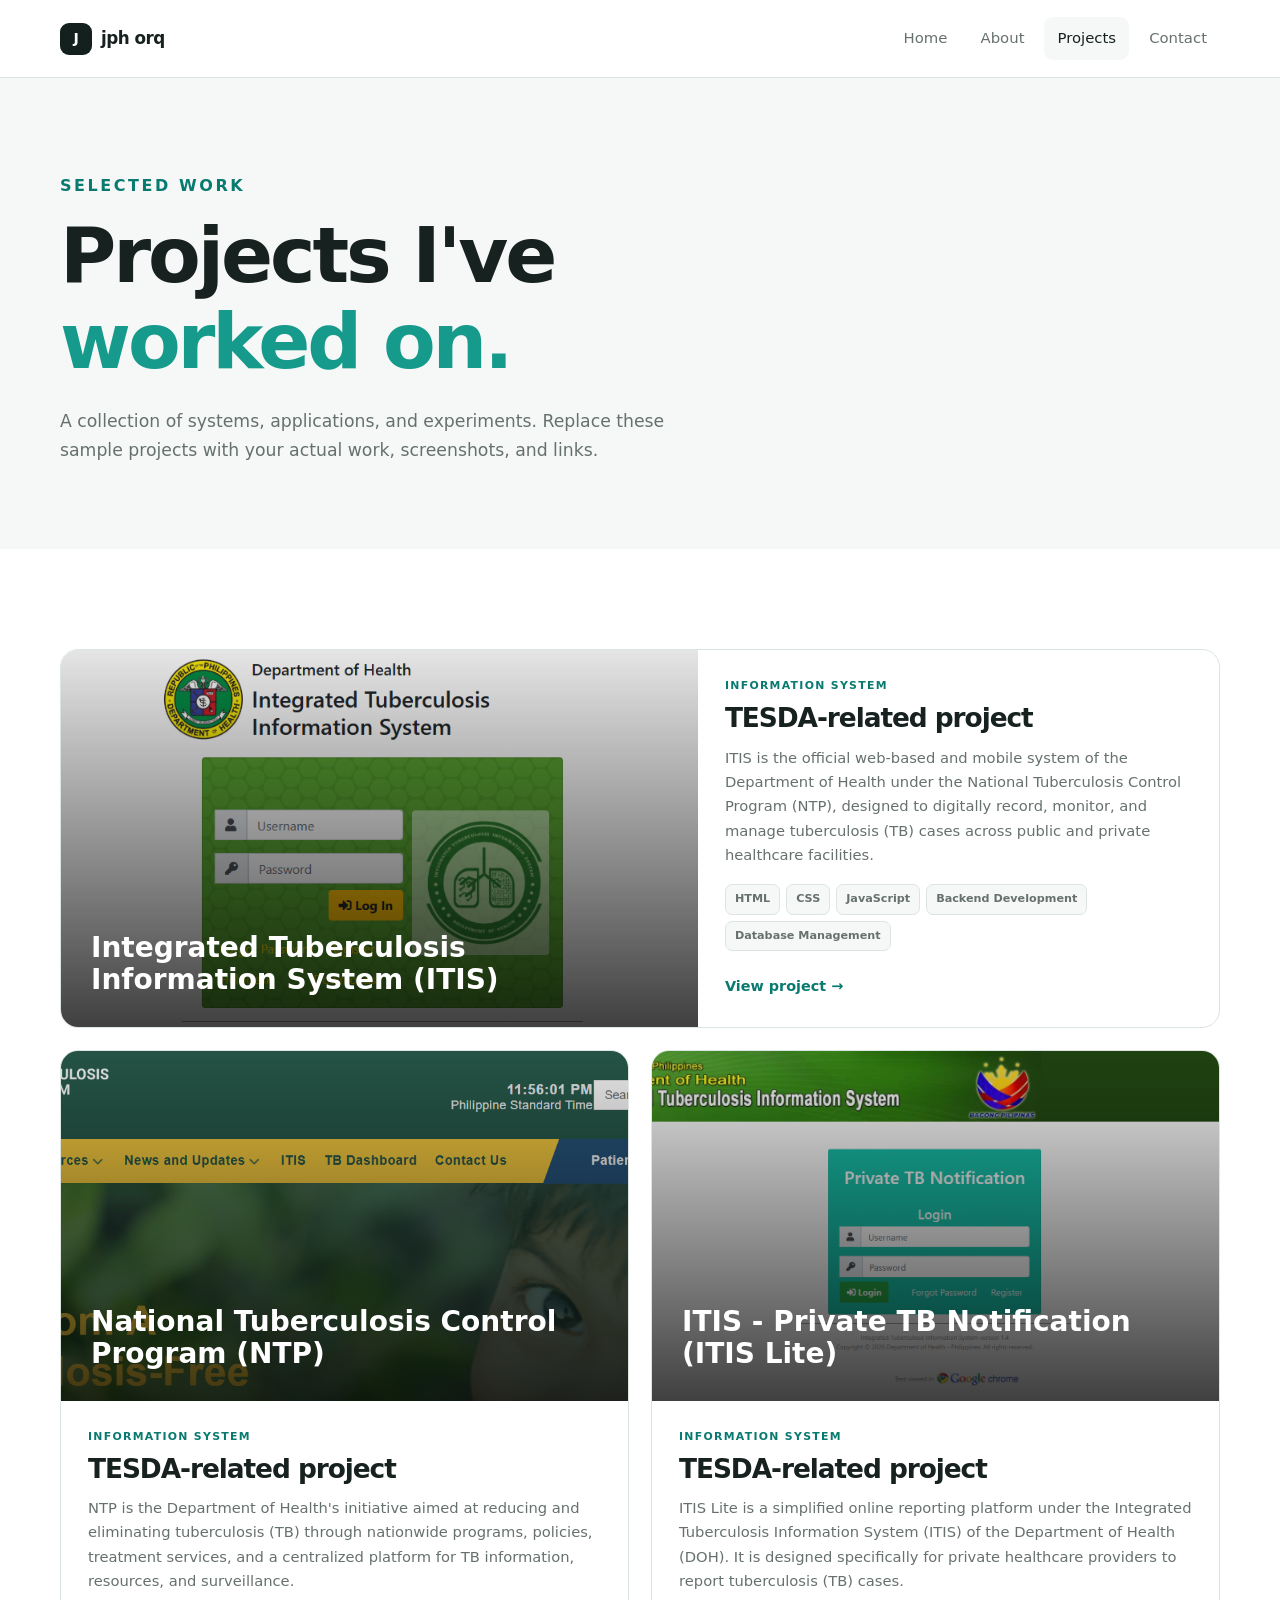
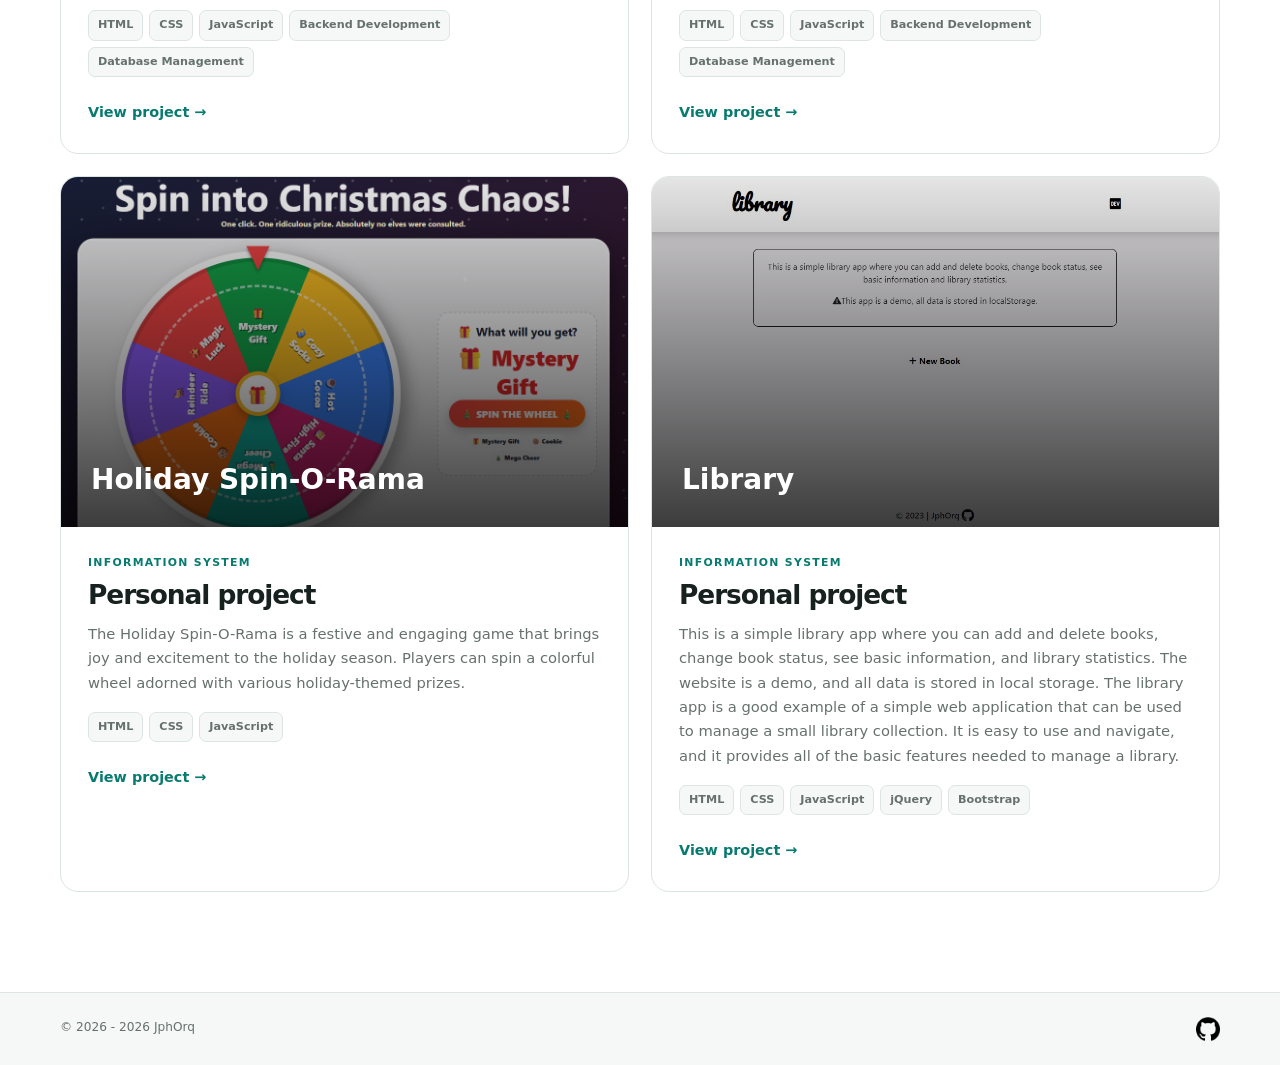
<file: projects.html>
<!doctype html>
<html lang="en">
  <head>
    <meta charset="UTF-8" />
    <meta name="viewport" content="width=device-width, initial-scale=1.0" />
    <meta name="description" content="Projects by Joseph." />
    <title>Projects | Developer Portfolio</title>
    <link rel="stylesheet" href="css/style.css" />
    <link rel="icon" href="images/j_icon.png" type="image/x-icon" />
  </head>
  <body>
    <header class="site-header">
      <div class="container nav-wrap">
        <a class="brand" href="index.html"><span>J</span> jph orq</a>
        <button
          class="nav-toggle"
          aria-label="Open navigation"
          aria-expanded="false"
        >
          ☰
        </button>
        <nav class="site-nav">
          <a href="index.html">Home</a><a href="about.html">About</a
          ><a class="active" href="projects.html">Projects</a
          ><a href="contact.html">Contact</a>
        </nav>
      </div>
    </header>
    <main>
      <section class="page-hero">
        <div class="container">
          <p class="eyebrow">SELECTED WORK</p>
          <h1>Projects I've <span>worked on.</span></h1>
          <p>
            A collection of systems, applications, and experiments. Replace
            these sample projects with your actual work, screenshots, and links.
          </p>
        </div>
      </section>

      <!-- Data moved to a separate JS file (js/projects.js) -->
      <section class="section">
        <div class="container project-grid" id="projectGrid"></div>
      </section>
    </main>

  <footer class="site-footer">
    <div class="container footer-wrap">
      <span>© 2026 - <span data-year></span> JphOrq</span>
      <a href="https://github.com/JphOrq" target="_blank">
        <img src="images/GitHub1.png" alt="GitHub" width="24" height="24" />
      </a>
    </div>
    </footer>

<!-- Back to Top Button -->
<button id="backToTop" class="back-to-top" aria-label="Back to top">
  <img src="images/up-arrow.png" alt="arrowUp" width="44" height="44">
</button>
    <script src="js/script.js"></script>
  </body>
</html>
</file>
<file: css/style.css>
:root {
  --bg: #ffffff;
  --surface: #f5f8f7;
  --surface-2: #edf3f1;
  --text: #17211f;
  --muted: #66716e;
  --line: #dce5e2;
  --accent: #159a8c;
  --accent-dark: #087a70;
  --dark: #13201e;
  --max: 1160px;
  --radius: 18px;
  --shadow: 0 18px 50px rgba(20, 40, 36, 0.08);
}
* {
  box-sizing: border-box;
  margin: 0;
  padding: 0;
}
html {
  scroll-behavior: smooth;
}
body {
  font-family:
    Inter,
    ui-sans-serif,
    system-ui,
    -apple-system,
    BlinkMacSystemFont,
    "Segoe UI",
    sans-serif;
  background: var(--bg);
  color: var(--text);
  line-height: 1.65;
}
img {
  max-width: 100%;
  display: block;
}
a {
  color: inherit;
  text-decoration: none;
}
.container {
  width: min(var(--max), calc(100% - 40px));
  margin-inline: auto;
}
.site-header {
  height: 78px;
  border-bottom: 1px solid var(--line);
  background: rgba(255, 255, 255, 0.94);
  position: sticky;
  top: 0;
  z-index: 20;
  backdrop-filter: blur(14px);
}
.nav-wrap {
  height: 100%;
  display: flex;
  align-items: center;
  justify-content: space-between;
}
.brand {
  font-weight: 800;
  letter-spacing: -0.03em;
  font-size: 1.05rem;
  display: flex;
  align-items: center;
  gap: 9px;
}
.brand span {
  width: 32px;
  height: 32px;
  border-radius: 9px;
  background: var(--dark);
  color: #fff;
  display: grid;
  place-items: center;
  font-size: 0.9rem;
}
.site-nav {
  display: flex;
  gap: 7px;
  align-items: center;
}
.site-nav a {
  padding: 9px 13px;
  color: var(--muted);
  font-size: 0.93rem;
  border-radius: 9px;
}
.site-nav a:hover,
.site-nav a.active {
  color: var(--text);
  background: var(--surface);
}
.nav-toggle {
  display: none;
  border: 0;
  background: transparent;
  font-size: 1.4rem;
  color: var(--text);
  cursor: pointer;
}
.hero {
  padding: 100px 0 110px;
  background: linear-gradient(180deg, #fff 0%, #f8fbfa 100%);
  overflow: hidden;
}
.hero-grid {
  display: grid;
  grid-template-columns: 1.05fr 0.95fr;
  gap: 70px;
  align-items: center;
}
.eyebrow {
  font-size: 1rem;
  letter-spacing: 0.16em;
  font-weight: 800;
  color: var(--accent-dark);
  margin-bottom: 14px;
}
h1,
h2,
h3 {
  line-height: 1.12;
  letter-spacing: -0.04em;
}
h1 {
  font-size: clamp(3rem, 6vw, 5.25rem);
  max-width: 780px;
}
h1 span,
h2 span {
  color: var(--accent);
}
h2 {
  font-size: clamp(2rem, 4vw, 3rem);
}
h3 {
  font-size: 1.15rem;
}
.hero-text,
.page-hero > div > p:last-child {
  font-size: 1.08rem;
  color: var(--muted);
  max-width: 650px;
  margin-top: 24px;
}
.hero-actions {
  display: flex;
  gap: 12px;
  margin-top: 32px;
  flex-wrap: wrap;
}
.button {
  display: inline-flex;
  align-items: center;
  justify-content: center;
  border-radius: 10px;
  padding: 12px 18px;
  font-weight: 750;
  font-size: 0.9rem;
  border: 1px solid transparent;
  transition: 0.2s ease;
}
.button:hover {
  transform: translateY(-2px);
}
.button-primary {
  background: var(--accent);
  color: #fff;
}
.button-primary:hover {
  background: var(--accent-dark);
}
.button-secondary {
  border-color: var(--line);
  background: #fff;
}
.button-light {
  background: #fff;
  color: var(--dark);
}
.quick-stats {
  display: flex;
  gap: 32px;
  margin-top: 55px;
}
.quick-stats div {
  display: grid;
  gap: 1px;
}
.quick-stats strong {
  font-size: 1rem;
}
.quick-stats span {
  font-size: 0.78rem;
  color: var(--muted);
}
.code-window {
  background: #101917;
  border-radius: 16px;
  box-shadow: var(--shadow);
  overflow: hidden;
  transform: rotate(1deg);
}
.window-bar {
  height: 42px;
  padding: 0 15px;
  display: flex;
  align-items: center;
  gap: 6px;
  color: #72807c;
  font-size: 0.72rem;
  border-bottom: 1px solid rgba(255, 255, 255, 0.08);
}
.window-bar i {
  width: 8px;
  height: 8px;
  border-radius: 50%;
  background: #5b6865;
}
.window-bar span {
  margin-left: auto;
}
pre {
  padding: 30px 28px 36px;
  overflow: auto;
  color: #d7e0dd;
  font:
    500 0.87rem/1.8 ui-monospace,
    SFMono-Regular,
    Menlo,
    monospace;
}
.code-muted {
  color: #8ca09a;
}
.code-accent {
  color: #6dd6c9;
}
.floating-note {
  display: inline-block;
  background: #fff;
  border: 1px solid var(--line);
  box-shadow: var(--shadow);
  padding: 10px 14px;
  border-radius: 10px;
  font-size: 0.78rem;
  margin: 24px 0 0 35px;
  color: var(--muted);
}
.section {
  padding: 100px 0;
}
.section-soft {
  background: var(--surface);
}
.section-dark {
  background: var(--dark);
  color: #fff;
}
.section-heading {
  display: flex;
  justify-content: space-between;
  gap: 40px;
  align-items: end;
  margin-bottom: 40px;
}
.section-heading > p {
  max-width: 410px;
  color: var(--muted);
}
.feature-grid {
  display: grid;
  grid-template-columns: repeat(3, 1fr);
  gap: 18px;
}
.feature-card {
  border: 1px solid var(--line);
  border-radius: var(--radius);
  padding: 30px;
  background: #fff;
}
.feature-icon {
  display: grid;
  place-items: center;
  width: 42px;
  height: 42px;
  border-radius: 11px;
  background: var(--surface-2);
  color: var(--accent-dark);
  font-size: 1.25rem;
  margin-bottom: 24px;
}
.feature-card p,
.project-card p,
.timeline p,
.case-features p {
  color: var(--muted);
  font-size: 0.92rem;
  margin-top: 10px;
}
.spotlight {
  display: grid;
  grid-template-columns: 1.1fr 0.9fr;
  gap: 70px;
  align-items: center;
}
.image-placeholder {
  min-height: 280px;
  background: linear-gradient(135deg, #dfeae7, #f6faf9);
  border: 1px solid var(--line);
  border-radius: var(--radius);
  display: grid;
  place-items: center;
  overflow: hidden;
  position: relative;
  background-image: none;
}
.image-placeholder:after {
  content: "";
  position: absolute;
  width: 180px;
  height: 180px;
  border: 1px solid rgba(21, 154, 140, 0.18);
  border-radius: 50%;
  top: -60px;
  right: -40px;
}
.image-placeholder > div {
  text-align: center;
  position: relative;
  z-index: 1;
  display: grid;
  gap: 8px;
}
.image-placeholder span {
  font-size: 0.65rem;
  letter-spacing: 0.15em;
  font-weight: 800;
  color: var(--accent-dark);
}
.image-placeholder strong {
  font-size: 1.25rem;
  letter-spacing: -0.03em;
}
.spotlight-copy p:not(.eyebrow) {
  color: var(--muted);
  margin: 22px 0;
}
.text-link {
  font-weight: 800;
  color: var(--accent-dark);
  font-size: 0.9rem;
}
.cta {
  text-align: center;
  padding: 10px 0;
}
.cta h2 {
  max-width: 700px;
  margin: 0 auto 28px;
}
.cta .eyebrow {
  color: #78cfc5;
}
.site-footer {
  border-top: 1px solid var(--line);
  padding: 24px 0;
  color: var(--muted);
  font-size: 0.76rem;
}
.footer-wrap {
  display: flex;
  justify-content: space-between;
  gap: 20px;
}
.page-hero {
  padding: 95px 0 85px;
  background: var(--surface);
}
.page-hero h1 {
  font-size: clamp(2.8rem, 6vw, 5rem);
}
.page-hero > div > p:last-child {
  margin-top: 22px;
}
.about-grid {
  display: grid;
  grid-template-columns: 0.75fr 1.25fr;
  gap: 80px;
  align-items: center;
}
.portrait-placeholder {
  min-height: 430px;
}
.about-grid h2 {
  margin-bottom: 22px;
}
.about-grid p:not(.eyebrow) {
  color: var(--muted);
  margin: 0 0 14px;
}
.skill-list {
  display: flex;
  flex-wrap: wrap;
  gap: 8px;
  margin-top: 25px;
}
.skill-list span,
.tags span {
  font-size: 0.7rem;
  font-weight: 750;
  border: 1px solid var(--line);
  background: var(--surface);
  padding: 5px 9px;
  border-radius: 7px;
  color: var(--muted);
}
.timeline {
  display: grid;
  grid-template-columns: repeat(3, 1fr);
  gap: 22px;
}
.timeline > div {
  border-top: 1px solid var(--line);
  padding-top: 20px;
}
.timeline b,
.case-features b {
  color: var(--accent);
  font-size: 0.75rem;
}
.github-card {
  display: grid;
  grid-template-columns: auto 1fr auto;
  gap: 22px;
  align-items: center;
  border: 1px solid var(--line);
  border-radius: var(--radius);
  padding: 25px;
  background: #fff;
  box-shadow: var(--shadow);
}
.github-avatar {
  width: 64px;
  height: 64px;
  border-radius: 50%;
  background: var(--dark);
  color: #fff;
  display: grid;
  place-items: center;
  font-size: 1.4rem;
  font-weight: 800;
}
.github-main h2 {
  font-size: 1.5rem;
}
.github-main p:not(.eyebrow) {
  color: var(--muted);
  font-size: 0.85rem;
}
.status-dot {
  display: inline-block;
  width: 9px;
  height: 9px;
  background: var(--accent);
  border-radius: 50%;
  margin-left: 5px;
}
.github-stats {
  display: flex;
  gap: 18px;
  margin-top: 8px;
  color: var(--muted);
  font-size: 0.75rem;
}
.github-stats strong {
  color: var(--text);
}
.project-grid {
  display: grid;
  grid-template-columns: repeat(2, 1fr);
  gap: 22px;
}
.project-card {
  border: 1px solid var(--line);
  border-radius: var(--radius);
  overflow: hidden;
  background: #fff;
}
.project-image {
  border: 0;
  border-radius: 0;
  min-height: 240px;
  height: 350px;
  position: relative;
  overflow: hidden;

  background-size: cover;
  background-position: center;
  background-repeat: no-repeat;

  display: flex;
  align-items: flex-end;
  padding: 30px;
}

.project-image::before {
  content: "";
  position: absolute;
  inset: 0;
  background: linear-gradient(to top, rgba(0, 0, 0, 0.75), rgba(0, 0, 0, 0.1));
}

.project-image > div {
  position: relative;
  z-index: 1;
  color: white;
}

.project-image span {
  display: block;
  font-size: 12px;
  margin-bottom: 10px;
  letter-spacing: 1px;
  opacity: 0.8;
}

.project-image strong {
  display: block;
  font-size: 28px;
  line-height: 1.15;
}
.project-content {
  padding: 27px;
}
.project-type {
  font-size: 0.68rem !important;
  text-transform: uppercase;
  letter-spacing: 0.12em;
  font-weight: 800;
  color: var(--accent-dark) !important;
  margin: 0 0 8px !important;
}
.project-content h2 {
  font-size: 1.65rem;
}
.project-content > p:not(.project-type) {
  margin: 13px 0 17px;
}
.tags {
  display: flex;
  flex-wrap: wrap;
  gap: 6px;
  margin-bottom: 22px;
}
.project-featured {
  grid-column: span 2;
  display: grid;
  grid-template-columns: 1.1fr 0.9fr;
}
.project-featured .project-image {
  min-height: 100%;
}
.case-hero {
  padding: 70px 0 85px;
  background: var(--dark);
  color: #fff;
}
.case-hero .eyebrow {
  color: #78cfc5;
  margin-top: 55px;
}
.case-hero h1 {
  font-size: clamp(3rem, 6vw, 5.5rem);
}
.case-intro {
  max-width: 680px;
  color: #b7c5c1;
  margin: 25px 0;
}
.back-link {
  color: #a8b8b4;
  font-size: 0.8rem;
}
.case-hero .tags span {
  border-color: rgba(255, 255, 255, 0.14);
  background: rgba(255, 255, 255, 0.06);
  color: #d8e2df;
}
.case-grid {
  display: grid;
  grid-template-columns: 1.25fr 0.75fr;
  gap: 70px;
  align-items: start;
}
.case-image.large {
  min-height: 470px;
}
.case-image {
  background-size: cover;
  background-position: left center;
  background-repeat: no-repeat;
}
.case-facts {
  border-top: 1px solid var(--line);
  padding-top: 20px;
}
.case-facts dl {
  display: grid;
  grid-template-columns: 100px 1fr;
  gap: 13px 15px;
}
.case-facts dt {
  color: var(--muted);
  font-size: 0.78rem;
}
.case-facts dd {
  font-size: 0.85rem;
  font-weight: 700;
}
.case-content {
  max-width: 850px;
}
.case-content > p:not(.eyebrow) {
  color: var(--muted);
  margin: 22px 0 35px;
  font-size: 1rem;
}
.case-features {
  display: grid;
  grid-template-columns: repeat(3, 1fr);
  gap: 20px;
}
.case-features > div {
  border-top: 1px solid var(--line);
  padding-top: 18px;
}
.image-strip {
  display: grid;
  grid-template-columns: repeat(3, 1fr);
  gap: 16px;
}
.image-strip .image-placeholder {
  min-height: 230px;
}
.contact-grid {
  display: grid;
  grid-template-columns: 0.8fr 1.2fr;
  gap: 90px;
}
.contact-grid h2 {
  margin-bottom: 20px;
}
.contact-grid > div > p:not(.eyebrow) {
  color: var(--muted);
  max-width: 450px;
}
.contact-list {
  margin-top: 35px;
  display: grid;
  gap: 18px;
}
.contact-list a,
.contact-list > div {
  display: grid;
  gap: 2px;
}
.contact-list small {
  color: var(--muted);
  font-size: 0.7rem;
  text-transform: uppercase;
  letter-spacing: 0.1em;
}
.contact-list strong {
  font-size: 0.95rem;
}
.contact-form {
  border: 1px solid var(--line);
  border-radius: var(--radius);
  padding: 30px;
  background: #fff;
  box-shadow: var(--shadow);
  display: grid;
  gap: 17px;
}
.contact-form label {
  font-size: 0.8rem;
  font-weight: 750;
  display: grid;
  gap: 7px;
}
.contact-form input,
.contact-form textarea {
  font: inherit;
  border: 1px solid var(--line);
  border-radius: 9px;
  padding: 12px 13px;
  outline: none;
  background: #fbfcfc;
  resize: vertical;
}
.contact-form input:focus,
.contact-form textarea:focus {
  border-color: var(--accent);
}
.form-note {
  font-size: 0.7rem;
  color: var(--muted);
}
.mini-cta {
  display: flex;
  justify-content: space-between;
  align-items: center;
}

footer {
  border-top: 1px solid var(--border);
  background: var(--surface);
}

footer img {
  width: 24px;
  height: 24px;
  transition: transform 0.4s ease-in-out;
}

footer a:hover img {
  transform: scale(1.3) rotate(360deg);
}

.back-to-top {
  position: fixed;
  right: 24px;
  bottom: 24px;
  width: 46px;
  height: 46px;
  display: flex;
  align-items: center;
  justify-content: center;
  border: 1px solid var(--border);
  border-radius: 50%;
  background: var(--surface);
  color: var(--accent);
  font-size: 1.4rem;
  font-weight: 700;
  cursor: pointer;
  opacity: 0;
  visibility: hidden;
  transform: translateY(10px);
  transition: opacity 0.25s ease, visibility 0.25s ease, transform 0.25s ease, background 0.2s ease;
  box-shadow: 0 6px 18px rgba(20, 40, 40, 0.12);
  z-index: 100;
}

.back-to-top:hover {
  background: var(--accent-soft);
  transform: translateY(0);
}

/* Show button */
.back-to-top.show {
  opacity: 1;
  visibility: visible;
  transform: translateY(0);
}

/* Mobile */
@media (max-width: 720px) {
  .back-to-top {
    right: 16px;
    bottom: 16px;
    width: 42px;
    height: 42px;
    font-size: 1.2rem;
  }
}

@media (max-width: 900px) {
  .hero-grid,
  .spotlight,
  .about-grid,
  .case-grid,
  .contact-grid {
    grid-template-columns: 1fr;
    gap: 45px;
  }
  .hero {
    padding: 70px 0 80px;
  }
  .hero-visual {
    max-width: 650px;
  }
  .feature-grid,
  .timeline {
    grid-template-columns: 1fr;
  }
  .project-featured {
    grid-column: auto;
    grid-template-columns: 1fr;
  }
  .project-featured .project-image {
    min-height: 240px;
  }
  .case-features {
    grid-template-columns: 1fr 1fr;
  }
  .image-strip {
    grid-template-columns: 1fr 1fr;
  }
}
@media (max-width: 680px) {
  .container {
    width: min(var(--max), calc(100% - 28px));
  }
  .site-header {
    height: 68px;
  }
  .nav-toggle {
    display: block;
  }
  .site-nav {
    display: none;
    position: absolute;
    top: 68px;
    left: 0;
    right: 0;
    background: #fff;
    border-bottom: 1px solid var(--line);
    padding: 10px 14px;
    flex-direction: column;
    align-items: stretch;
    box-shadow: 0 15px 30px rgba(0, 0, 0, 0.06);
  }
  .site-nav.open {
    display: flex;
  }
  .site-nav a {
    padding: 12px;
  }
  .hero h1,
  .page-hero h1 {
    font-size: 2.75rem;
  }
  .section {
    padding: 72px 0;
  }
  .section-heading {
    display: block;
  }
  .section-heading > p {
    margin-top: 18px;
  }
  .quick-stats {
    gap: 20px;
    margin-top: 40px;
  }
  .code-window {
    transform: none;
  }
  .project-grid,
  .case-features,
  .image-strip {
    grid-template-columns: 1fr;
  }
  .github-card {
    grid-template-columns: auto 1fr;
  }
  .github-card .button {
    grid-column: 1/-1;
  }
  .footer-wrap {
    flex-direction: column;
  }
  .page-hero {
    padding: 70px 0;
  }
  .case-hero {
    padding: 50px 0 65px;
  }
  .case-hero .eyebrow {
    margin-top: 45px;
  }
  .case-image.large {
    min-height: 330px;
  }
  .mini-cta {
    display: block;
  }
  .mini-cta .button {
    margin-top: 20px;
  }
}
</file>
